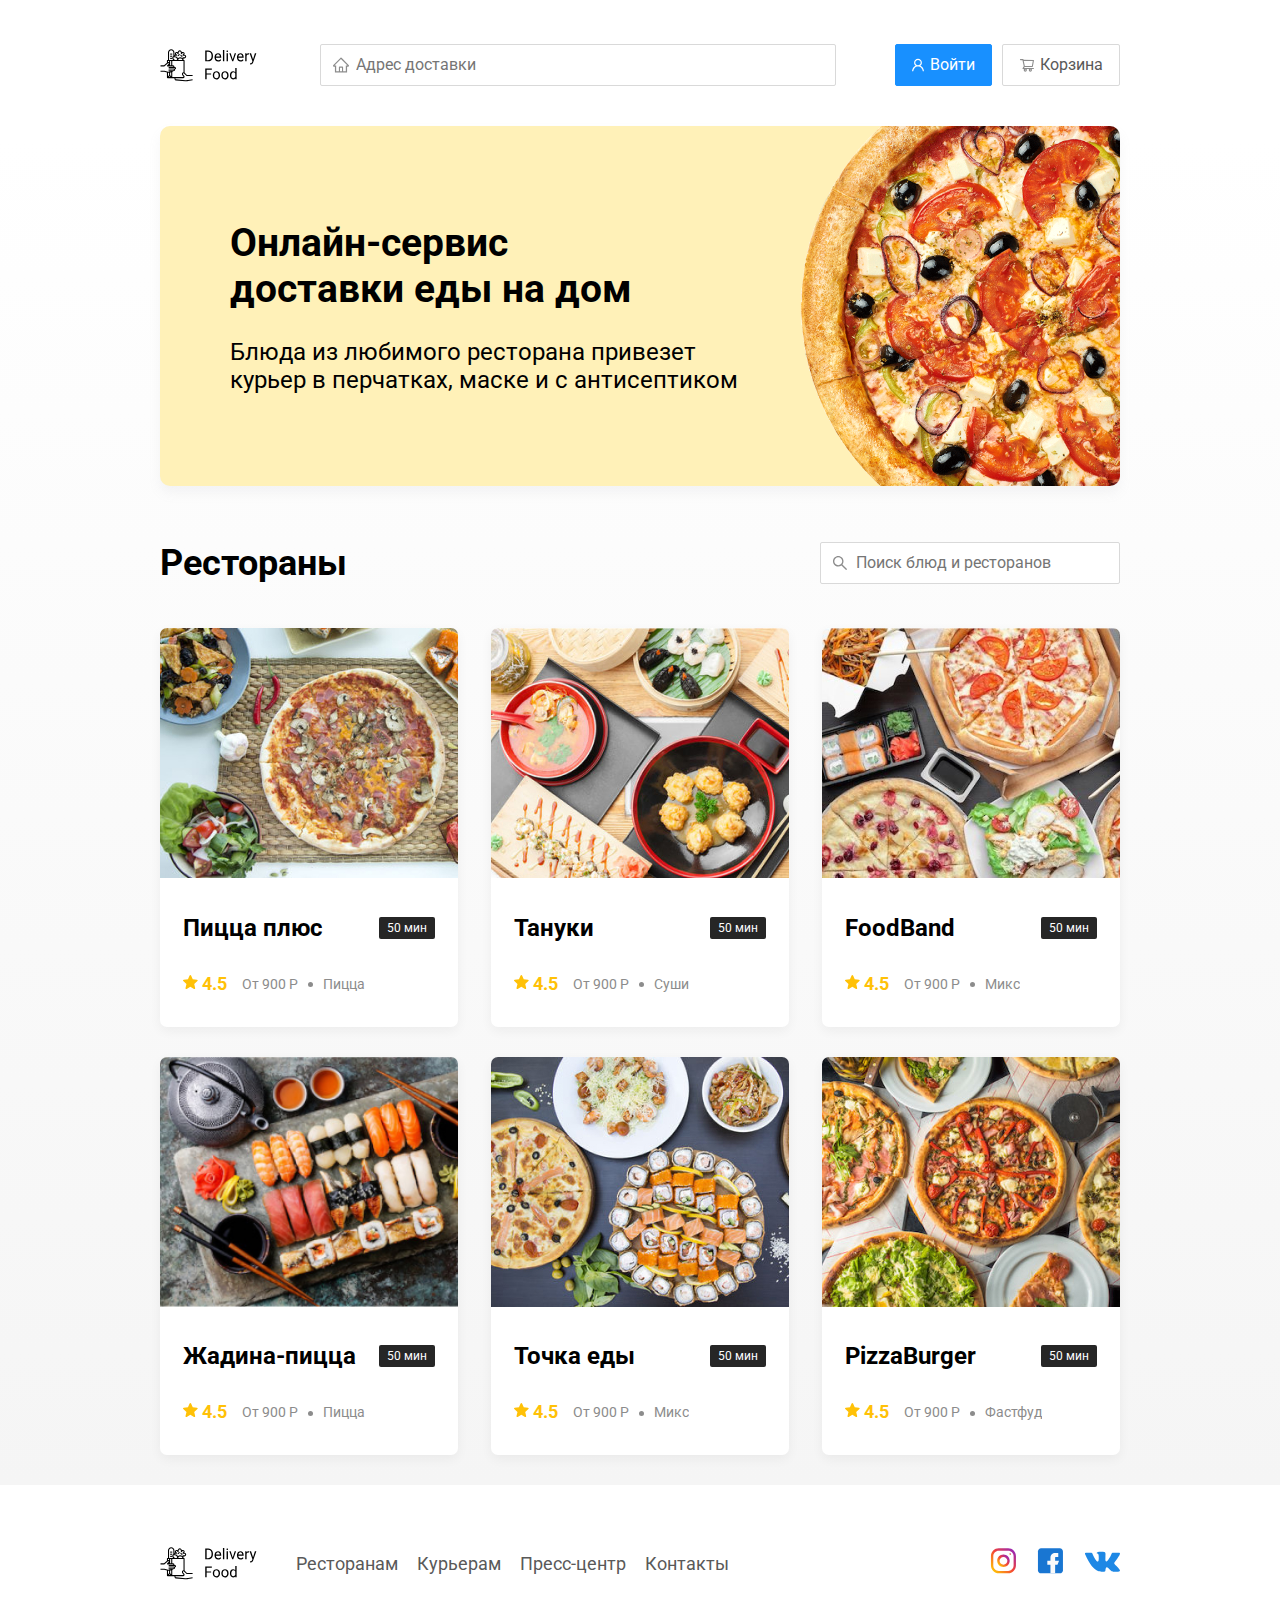
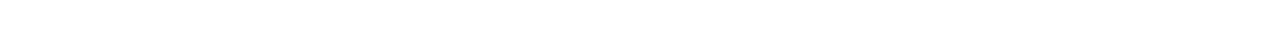
<file: index.html>
<!DOCTYPE html>
<html lang="ru">
<head>
  <meta charset="UTF-8">
  <meta name="viewport" content="width=device-width, initial-scale=1.0">
  <title>Delivery Food - доставка еды на дом</title>
  <link rel="stylesheet" href="css\normalize.css">
  <link rel="stylesheet" href="css/style.css">
  <link href="https://fonts.googleapis.com/css?family=Roboto:400,700&display=swap" rel="stylesheet">
</head>
<body>
  <div class="container">
    <header class="header">
      <img src="img/logo.svg" alt="logo" class="logo">
      <input type="text" class="input input-adress" placeholder="Адрес доставки">
      <div class="buttons">
        <button class="button button-primary">
          <img src="img/user.svg" alt="user" class="button-icon">
          <span class="button-text">Войти</span> 
        </button>
        <button class="button">
          <img src="img/cart.svg" alt="shopping cart" class="button-icon">
          <span class="button-text">Корзина</span>
        </button>
      </div>
    </header>
  </div>

  <main class="main">
    <div class="container">
    <section class="promo">
      <h1 class="promo-title">Онлайн-сервис <br/> доставки еды на дом</h1>
      <p class="promo-text">Блюда из любимого ресторана привезет курьер в перчатках, маске и с антисептиком</p>
    </section>

    <section class="restaurants">
      <div class="section-heading">
        <h2 class="section-title">Рестораны</h2>
        <input type="text" class="input input-search" placeholder="Поиск блюд и ресторанов">
      </div>
     <div class="cards">
      <a href="tanuki.html" class="card">
        <img src="img/cardimage.jpg" alt="image" class="card-image">
        <div class="card-text">
          <div class="card-heading">
            <h3 class="card-title">Пицца плюс</h3>
            <span class="card-tag tag">50 мин</span>
          </div>
          <div class="card-info">
            <div class="rating">
              <img src="img/star.svg" alt="rating">
              4.5</div>
            <div class="price">От 900 Р</div>
            <div class="category">Пицца</div>
          </div>
        </div>
      </a>
      <a href="tanuki.html" class="card">
        <img src="img/tanyki.jpg" alt="image" class="card-image">
        <div class="card-text">
          <div class="card-heading">
            <h3 class="card-title">Тануки</h3>
            <span class="card-tag tag">50 мин</span>
          </div>
          <div class="card-info">
            <div class="rating">
              <img src="img/star.svg" alt="rating">
              4.5</div>
            <div class="price">От 900 Р</div>
            <div class="category">Суши</div>
          </div>
        </div>
      </a>
      <a href="tanuki.html" class="card">
        <img src="img/foodband.jpg" alt="image" class="card-image">
        <div class="card-text">
          <div class="card-heading">
            <h3 class="card-title">FoodBand</h3>
            <span class="card-tag tag">50 мин</span>
          </div>
          <div class="card-info">
            <div class="rating">
              <img src="img/star.svg" alt="rating">
              4.5</div>
            <div class="price">От 900 Р</div>
            <div class="category">Микс</div>
          </div>
        </div>
      </a>
      <a href="tanuki.html" class="card">
        <img src="img/jadina.jpg" alt="image" class="card-image">
        <div class="card-text">
          <div class="card-heading">
            <h3 class="card-title">Жадина-пицца</h3>
            <span class="card-tag tag">50 мин</span>
          </div>
          <div class="card-info">
            <div class="rating">
              <img src="img/star.svg" alt="rating">
              4.5</div>
            <div class="price">От 900 Р</div>
            <div class="category">Пицца</div>
          </div>
        </div>
      </a>
      <a href="tanuki.html" class="card">
        <img src="img/tochka.jpg" alt="image" class="card-image">
        <div class="card-text">
          <div class="card-heading">
            <h3 class="card-title">Точка еды</h3>
            <span class="card-tag tag">50 мин</span>
          </div>
          <div class="card-info">
            <div class="rating">
              <img src="img/star.svg" alt="rating">
              4.5</div>
            <div class="price">От 900 Р</div>
            <div class="category">Микс</div>
          </div>
        </div>
      </a>
      <a href="tanuki.html" class="card">
        <img src="img/pizzaburger.jpg" alt="image" class="card-image">
        <div class="card-text">
          <div class="card-heading">
            <h3 class="card-title">PizzaBurger</h3>
            <span class="card-tag tag">50 мин</span>
          </div>
          <div class="card-info">
            <div class="rating">
              <img src="img/star.svg" alt="rating">
              4.5</div>
            <div class="price">От 900 Р</div>
            <div class="category">Фастфуд</div>
          </div>
        </div>
      </a>
    </div>
  </section>
    </div>
  </main>

  <footer class="footer">
    <div class="container">
      <div class="footer-block">
        <img src="img/logo.svg" alt="logo" class="logo footer-logo">
        <nav class="footer-nav">
          <a href="#" class="footer-link">Ресторанам</a>
          <a href="#" class="footer-link">Курьерам</a>
          <a href="#" class="footer-link">Пресс-центр</a>
          <a href="#" class="footer-link">Контакты</a>
        </nav>
        <div class="social-links">
          <a href="#" class="social-link"><img src="img/instagram.svg" alt="instagram"></a>
          <a href="#" class="social-link"><img src="img/facebook.svg" alt="facebook"></a>
          <a href="#" class="social-link"><img src="img/vk.svg" alt="vk"></a>
        </div>
      </div>
    </div>
  </footer>
</body>
</html>
</file>
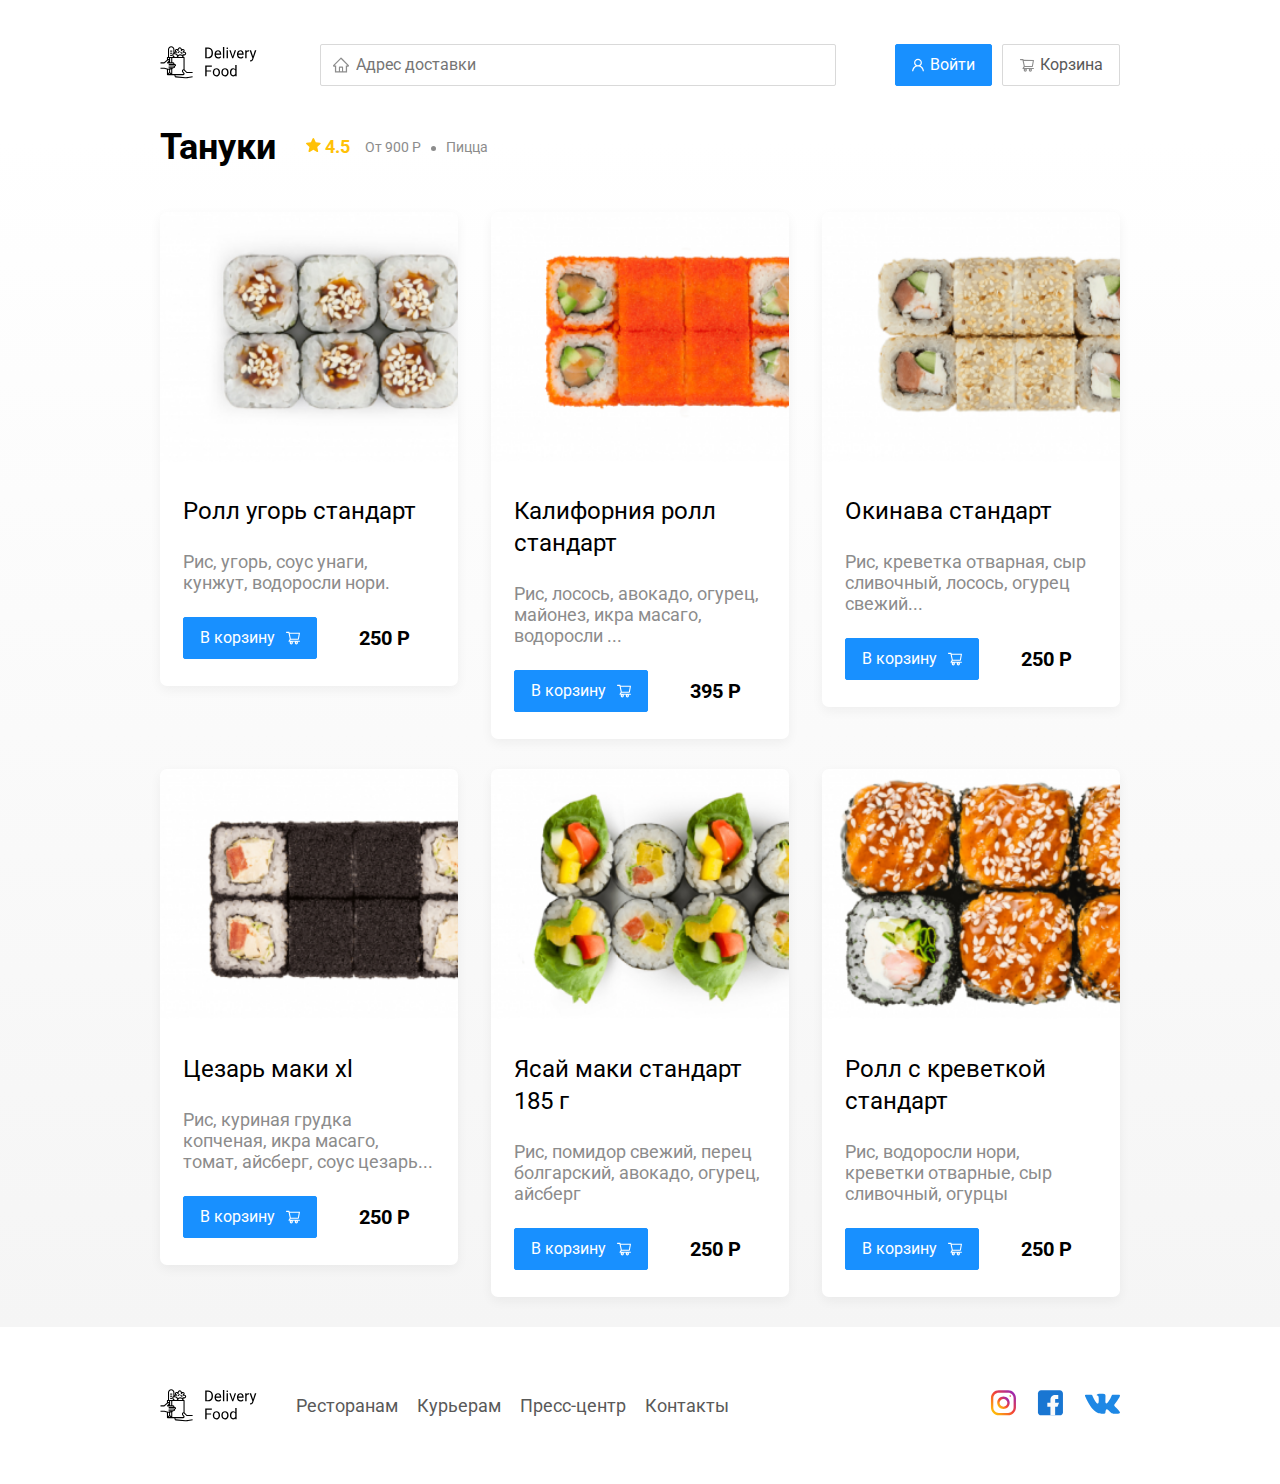
<file: tanuki.html>
<!DOCTYPE html>
<html lang="ru">
<head>
  <meta charset="UTF-8">
  <meta name="viewport" content="width=device-width, initial-scale=1.0">
  <title>Тануки - доставка еды на дом</title>
  <link rel="stylesheet" href="css\normalize.css">
  <link rel="stylesheet" href="css/animate.css">
  <link rel="stylesheet" href="css/style.css">
  <link href="https://fonts.googleapis.com/css?family=Roboto:400,700&display=swap" rel="stylesheet">
</head>
<body>
  <div class="container">
    <header class="header">
      <a href="index.html" class="logo">
      <img src="img/logo.svg" alt="logo">
      </a>
      <input type="text" class="input input-adress" placeholder="Адрес доставки">
      <div class="buttons">
        <button class="button button-primary">
          <img src="img/user.svg" alt="user" class="button-icon">
          <span class="button-text">Войти</span> 
        </button>
        <button class="button" id="cart-button">
          <img src="img/cart.svg" alt="shopping cart" class="button-icon">
          <span class="button-text">Корзина</span>
        </button>
      </div>
    </header>
  </div>

  <main class="main">
    <div class="container">
    <section class="restaurants">
      <div class="section-heading">
        <h2 class="section-title">Тануки</h2>
        <div class="card-info">
          <div class="rating">
            <img src="img/star.svg" alt="rating">
            4.5</div>
          <div class="price">От 900 Р</div>
          <div class="category">Пицца</div>
        </div>
      </div>
     <div class="cards">
      <div class="card wow fadeInUp" data-wow-delay=0.2s>
        <img src="img/rollugor.png" alt="image" class="card-image">
        <div class="card-text">
          <div class="card-heading">
            <h3 class="card-title card-title-reg">Ролл угорь стандарт</h3>
          </div>
          <div class="card-info">
            <div class="ingredients">Рис, угорь, соус унаги, кунжут, водоросли нори. </div>
          </div>
          <div class="card-buttons">
            <button class="button button-primary">
              <span class="button-card-text">В корзину</span>
              <img src="img/shopping-cart-white.svg" alt="cart" class="button-card-image">
            </button>
            <strong class="card-price-bold">250 Р</strong>
          </div>
        </div>
      </div>
      <div class="card wow fadeInUp"data-wow-delay=0.4s >
        <img src="img/california.png" alt="image" class="card-image">
        <div class="card-text">
          <div class="card-heading">
            <h3 class="card-title card-title-reg">Калифорния ролл стандарт</h3>
          </div>
          <div class="card-info">
            <div class="ingredients">Рис, лосось, авокадо, огурец, майонез, икра масаго, водоросли ... </div>
          </div>
          <div class="card-buttons">
            <button class="button button-primary">
              <span class="button-card-text">В корзину</span>
              <img src="img/shopping-cart-white.svg" alt="cart" class="button-card-image">
            </button>
            <strong class="card-price-bold">395 Р</strong>
          </div>
        </div>
      </div>
      <div class="card wow fadeInUp" data-wow-delay=0.6s>
        <img src="img/okinava.png" alt="image" class="card-image">
        <div class="card-text">
          <div class="card-heading">
            <h3 class="card-title card-title-reg">Окинава стандарт</h3>
          </div>
          <div class="card-info">
            <div class="ingredients">Рис, креветка отварная, сыр сливочный, лосось, огурец свежий...</div>
          </div>
          <div class="card-buttons">
            <button class="button button-primary">
              <span class="button-card-text">В корзину</span>
              <img src="img/shopping-cart-white.svg" alt="cart" class="button-card-image">
            </button>
            <strong class="card-price-bold">250 Р</strong>
          </div>
        </div>
      </div>
      <div class="card wow fadeInUp" data-wow-delay=0.2s>
        <img src="img/caesarpng.png" alt="image" class="card-image">
        <div class="card-text">
          <div class="card-heading">
            <h3 class="card-title card-title-reg">Цезарь маки xl</h3>
          </div>
          <div class="card-info">
            <div class="ingredients">Рис, куриная грудка копченая, икра масаго, томат, айсберг, соус цезарь... </div>
          </div>
          <div class="card-buttons">
            <button class="button button-primary">
              <span class="button-card-text">В корзину</span>
              <img src="img/shopping-cart-white.svg" alt="cart" class="button-card-image">
            </button>
            <strong class="card-price-bold">250 Р</strong>
          </div>
        </div>
      </div>
      <div class="card wow fadeInUp" data-wow-delay=0.4s>
        <img src="img/yasai.png" alt="image" class="card-image">
        <div class="card-text">
          <div class="card-heading">
            <h3 class="card-title card-title-reg">Ясай маки стандарт 185 г</h3>
          </div>
          <div class="card-info">
            <div class="ingredients">Рис, помидор свежий, перец болгарский, авокадо, огурец, айсберг </div>
          </div>
          <div class="card-buttons">
            <button class="button button-primary">
              <span class="button-card-text">В корзину</span>
              <img src="img/shopping-cart-white.svg" alt="cart" class="button-card-image">
            </button>
            <strong class="card-price-bold">250 Р</strong>
          </div>
        </div>
      </div>
      <div class="card wow fadeInUp" data-wow-delay=0.6s>
        <img src="img/krevetka.png" alt="image" class="card-image">
        <div class="card-text">
          <div class="card-heading">
            <h3 class="card-title card-title-reg">Ролл с креветкой стандарт</h3>
          </div>
          <div class="card-info">
            <div class="ingredients">Рис, водоросли нори, креветки отварные, сыр сливочный, огурцы</div>
          </div>
          <div class="card-buttons">
            <button class="button button-primary">
              <span class="button-card-text">В корзину</span>
              <img src="img/shopping-cart-white.svg" alt="cart" class="button-card-image">
            </button>
            <strong class="card-price-bold">250 Р</strong>
          </div>
        </div>
      </div>
    </div>
  </section>
    </div>
  </main>

  <footer class="footer">
    <div class="container">
      <div class="footer-block">
        <img src="img/logo.svg" alt="logo" class="logo footer-logo">
        <nav class="footer-nav">
          <a href="#" class="footer-link">Ресторанам</a>
          <a href="#" class="footer-link">Курьерам</a>
          <a href="#" class="footer-link">Пресс-центр</a>
          <a href="#" class="footer-link">Контакты</a>
        </nav>
        <div class="social-links">
          <a href="#" class="social-link"><img src="img/instagram.svg" alt="instagram"></a>
          <a href="#" class="social-link"><img src="img/facebook.svg" alt="facebook"></a>
          <a href="#" class="social-link"><img src="img/vk.svg" alt="vk"></a>
        </div>
      </div>
    </div>
  </footer>
  <div class="modal">
    <div class="modal-dialog">
      <div class="modal-header">
        <h3 class="modal-title">Корзина</h3>
        <button class="close">&times;</button>
      </div>
      <div class="modal-body">
        <div class="food-row">
          <span class="food-name">Ролл угорь стандарт</span>
          <strong class="food-price">250 Р</strong>
          <div class="food-counter">
            <button class="counter-button">-</button>
            <spna class="counter">1</spna>
            <button class="counter-button">+</button>
          </div>
        </div>
        <div class="food-row">
          <span class="food-name">Ролл угорь стандарт</span>
          <strong class="food-price">250 Р</strong>
          <div class="food-counter">
            <button class="counter-button">-</button>
            <spna class="counter">1</spna>
            <button class="counter-button">+</button>
          </div>
        </div>
        <div class="food-row">
          <span class="food-name">Ролл угорь стандарт</span>
          <strong class="food-price">250 Р</strong>
          <div class="food-counter">
            <button class="counter-button">-</button>
            <spna class="counter">1</spna>
            <button class="counter-button">+</button>
          </div>
        </div>
        <div class="food-row">
          <span class="food-name">Ролл угорь стандарт</span>
          <strong class="food-price">250 Р</strong>
          <div class="food-counter">
            <button class="counter-button">-</button>
            <spna class="counter">1</spna>
            <button class="counter-button">+</button>
          </div>
        </div>
        <div class="food-row">
          <span class="food-name">Ролл угорь стандарт</span>
          <strong class="food-price">250 Р</strong>
          <div class="food-counter">
            <button class="counter-button">-</button>
            <spna class="counter">1</spna>
            <button class="counter-button">+</button>
          </div>
        </div>
      </div>
      <div class="modal-footer">
        <span class="pricetag">1250 Р</span>
        <div class="footer-buttons">
          <button class="button button-primary">Оформить заказ</button>
          <button class="button">Отмена</button>
        </div>
      </div>
    </div>
  </div>
  <script src="js/wow.min.js"></script>
  <script src="js/main.js"></script>
</body>
</html>
</file>
<file: css/style.css>
* {
  box-sizing: border-box;
}

body {
  font-family: 'Roboto', sans-serif;
  margin-top: 44px;
}

.container {
  max-width: 1200px;
  margin: auto;
}

.main {
  background: linear-gradient(180deg, rgba(245, 245, 245, 0) 1.04%, #F5F5F5 100%);
}
.header {
  display: flex;
  align-items: center;
  justify-content: space-between;
  margin-bottom: 40px;
}

.input {
  background:#FFFFFF;
  border: 1px solid #D9D9D9;
  border-radius: 2px;
  font-size: 16px;
  line-height: 24px;
  padding: 8px;
  padding-left: 35px;
  background-position: left 11px center;
  background-repeat: no-repeat;
}

.input-adress {
  flex: 0.8;
  background-image: url(../img/home.svg);
}

.input-search {
  background-image: url(../img/search.svg);
  width: 300px;
  margin-left: auto;
  
}

.buttons {
  display: flex;
  align-items:center ;
}

.button {
  display: flex;
  align-items: center;
  background: #FFFFFF;
  border: 1px solid #D9D9D9;
  box-shadow: 0px 0px 2px rgba(0, 0, 0, 0.0015);
  border-radius: 2px;
  padding: 8px 16px;
  font-size: 16px;
  line-height: 24px;
  color: #595959;
}

.button-primary {
  background: #1890FF;
  border: 1px solid #1890FF;
  color: #FFFFFF;
  margin-right: 10px;
}

.button-card-text {
  margin-right: 10px;
}

.button-icon {
  margin-right: 6px;
}

.promo {
  box-shadow: 0px 7px 12px rgba(158, 158, 163, 0.1);
  background: #FFF1B8 url(../img/promo-image.jpeg) no-repeat top -100px right -247px/ 924px;
  border-radius: 10px;
  padding: 68px 70px;
  margin-bottom: 56px;
}

.promo-title {
  font-size: 39px;
  line-height: 46px;
}

.promo-text {
  font-size: 24px;
  line-height: 28px;
  max-width: 538px;
}

.section-heading {
  display: flex;
  align-items: center;
  margin-bottom: 44px;
}

.section-title {
  font-size: 36px;
  line-height: 42px;
  color: #000000;
  margin: 0;
  margin-right: 30px;
}

.card-image {
  width: 384px;
  height: 250px;
  object-fit: cover;
}

.card-heading {
  display: flex;
  align-items: center;
  justify-content: space-between;
}

.card-title {
  font-weight: bold;
  font-size: 24px;
  line-height: 32px;
  color: #000000;
}
.card-title-reg {
  font-weight: 400;
}
.card {
  background: #FFFFFF;
  box-shadow: 0px 4px 12px rgba(0, 0, 0, 0.05);
  border-radius: 7px; 
  overflow: hidden;
  margin-bottom: 30px;
  flex-basis: 31%;
  text-decoration: none;
}

.cards {
  display: flex;
  align-items: flex-start;
  flex-wrap: wrap;
  justify-content: space-between;
}

.card-tag {
  background: #262626;
  border-radius: 2px;
  color: #FFFFFF;
  padding: 1px 8px;
  font-size: 12px;
  line-height: 20px;
}

.card-text {
  padding-top: 5px;
  padding-bottom: 27px;
  padding-left: 23px;
  padding-right: 23px;
}

.card-info {
  display: flex;
  align-items: center;
  flex-wrap: wrap;
}

.card-buttons {
  display: flex;
  align-items: center;
  margin-top: 24px;
}

.card-price-bold {
  font-weight: bold;
  font-size: 20px;
  line-height: 32px;
  color: #000000;
  margin-left: 32px;
}

.rating {
  margin-right: 26px;
  color: #FFC107;
  font-weight: bold;
  font-size: 18px;
  line-height: 32px;
}

.price,.category {
  font-size: 18px;
  line-height: 32px;
  color: #8C8C8C;
}
.ingredients {
  font-size: 18px;
  line-height: 21px;
  color: #8C8C8C;
}

.category {
  text-overflow: ellipsis;
  overflow: hidden;
  white-space: nowrap;
  max-width: 150px;
}
.price {
  margin-right: 10px;
}

.price:after {
  content: "";
  width: 5px;
  height: 5px;
  background: #8C8C8C;
  display: inline-block;
  vertical-align: middle;
  border-radius:50%;
  margin-left: 10px;
}

.footer {
  padding: 60px 0;
}

.footer-block {
  display: flex;
  align-items: center;
  justify-content: space-between;
}

.footer-nav {
  margin-right: auto;
  margin-left: 35px;
}

.footer-link {
  font-style: normal;
  font-weight: normal;
  font-size: 18px;
  line-height: 21px;
  color: #595959;
  text-decoration: none;
  display: inline-block;
}

.footer-link:not(:last-child) {
  margin-right: 15px;
}

.social-links {
  display: flex;
  align-items: center;
}

.social-link:not(:last-child) {
  margin-right: 21px;
}

.modal {
  position: fixed;
  left: 0;
  top: 0;
  width: 100%;
  height: 100%;
  background: rgba(0, 0, 0, 0.4);
  display: none;
}
.is-open {
  display: flex;
}
.modal-header {
  display: flex;
  align-items: center;
  justify-content: space-between;
  margin-bottom: 45px;
} 
.modal-footer {
  display: flex;
  align-items: center;
  justify-content: space-between;
}
.modal-body {
  margin-bottom: 52px;
}
.footer-buttons {
  display: flex;
  align-items: center;
}
.modal-dialog {
  max-width: 780px;
  width: 95%;
  background: #FFFFFF;
  border-radius: 5px;
  margin: auto;
  padding: 40px 45px;
}
.modal-title {
  margin: 0;
  font-weight: bold;
  font-size: 36px;
  line-height: 42px;
}
.close {
  font-size: 36px;
  border: none;
  background-color: transparent;
}
.food-row {
  display: flex;
  align-items: flex-start;
  justify-content: space-between;
  padding-bottom: 8px;
  border-bottom: 1px solid #d9d9d9;
  margin-bottom: 15px;
}
.food-price {
  margin-left: auto;
  margin-right: 47px;
  font-weight: bold;
  font-size: 20px;
  line-height: 32px;
}
.food-name {
  font-weight: normal;
  font-size: 18px;
  line-height: 32px;
}
.counter-button {
  width: 39px;
  height: 32px;
  display: flex;
  align-items: center;
  justify-content: center;
  background: #FFFFFF;
  border: 1px solid #40A9FF;
  box-sizing: border-box;
  border-radius: 2px;
  font-weight: normal;
  font-size: 14px;
  line-height: 22px;
  color: #40A9FF;
}
.food-counter {
  display: flex;
  align-items: center;
}
.counter {
  font-weight: normal;
  font-size: 16px;
  line-height: 24px;
  margin-left: 10px;
  margin-right: 10px;
}
.pricetag {
  background: #262626;
  border-radius: 5px;
  color: white;
  padding: 15px 20px;
}

@media (max-width:1366px) {
  .container {
    max-width: 960px;
  }
  .promo {
    background-size: 750px;
    background-position: center right -300px;
  }
  .rating {
    margin-right: 15px;
  }
  .category, .price {
    font-size: 14px;
  }

}

@media (max-width:992px) {
  .container {
    max-width: 750px;
  }
  .promo {
    padding: 50px;
    background-size: 500px;
    background-position: center right -200px;
  }
  .promo-text {
    font-size:18px;
    max-width: 400px;
  }
  .card {
    flex-basis: 49%;
  }
  .footer-link {
    font-size: 16px;
  }
}
@media (max-width:768px) {
  .container {
    max-width: 560px;
  }
  .rating {
    flex-basis: 100%;
  }
  .card-info {
    flex-wrap: wrap;
  }
  .card-title {
    font-size: 18px;
  }
  .promo-title {
    font-size: 24px;
    line-height: 1.4;
  }
  .promo {
    background-size: 400px;
    background-position: bottom 50px right -200px;
  }
  .promo-text {
    margin-top: 0;
  }
 
}

@media (max-width: 578px) {
  .container {
    max-width: 90%;
  }
  .header {
    flex-wrap: wrap;
  }
  .input-adress {
    order: 5;
    margin-top: 15px;
    flex: 1;
  }
  .promo {
    background-image: none;
  }
  .promo-title {
    margin-bottom: 10px;
  }
  .section-title {
    font-size: 20px;
  }
  .card {
    flex-basis: 100%;
  }
  .card-image {
    width: 100%;
  }
  .footer-nav {
    order: 0;
    margin-left: 0;
    margin-right: 0;
    flex-direction: column;
    display: flex;
  }
  .footer-logo {
    order: 1;
    margin-right: 15px;
  }
  .social-links {
    order: 2;
  }
  .footer {
    padding: 30px 0;
  }
  .footer-block {
    align-items: flex-start;
  }
}
@media (max-width: 480px) {
  .footer-block {
    flex-wrap: wrap;
    flex-direction: column;
    align-items: center;
  }
  .footer-logo {
    order: 0;
    margin-bottom: 20px;
  }
  .footer-nav {
    margin-bottom: 20px;
    text-align: center;
  }
  .footer-link:not(:last-child) { 
    margin-bottom: 0;
  }
  .section-heading {
    flex-wrap: wrap;
  }
  .promo {
    padding: 20px;
  }
  .button-text {
    display: none;
  }
  .button {
    min-width: 40px;
  }
  .button-icon {
    margin: 0;
  }
}
</file>
